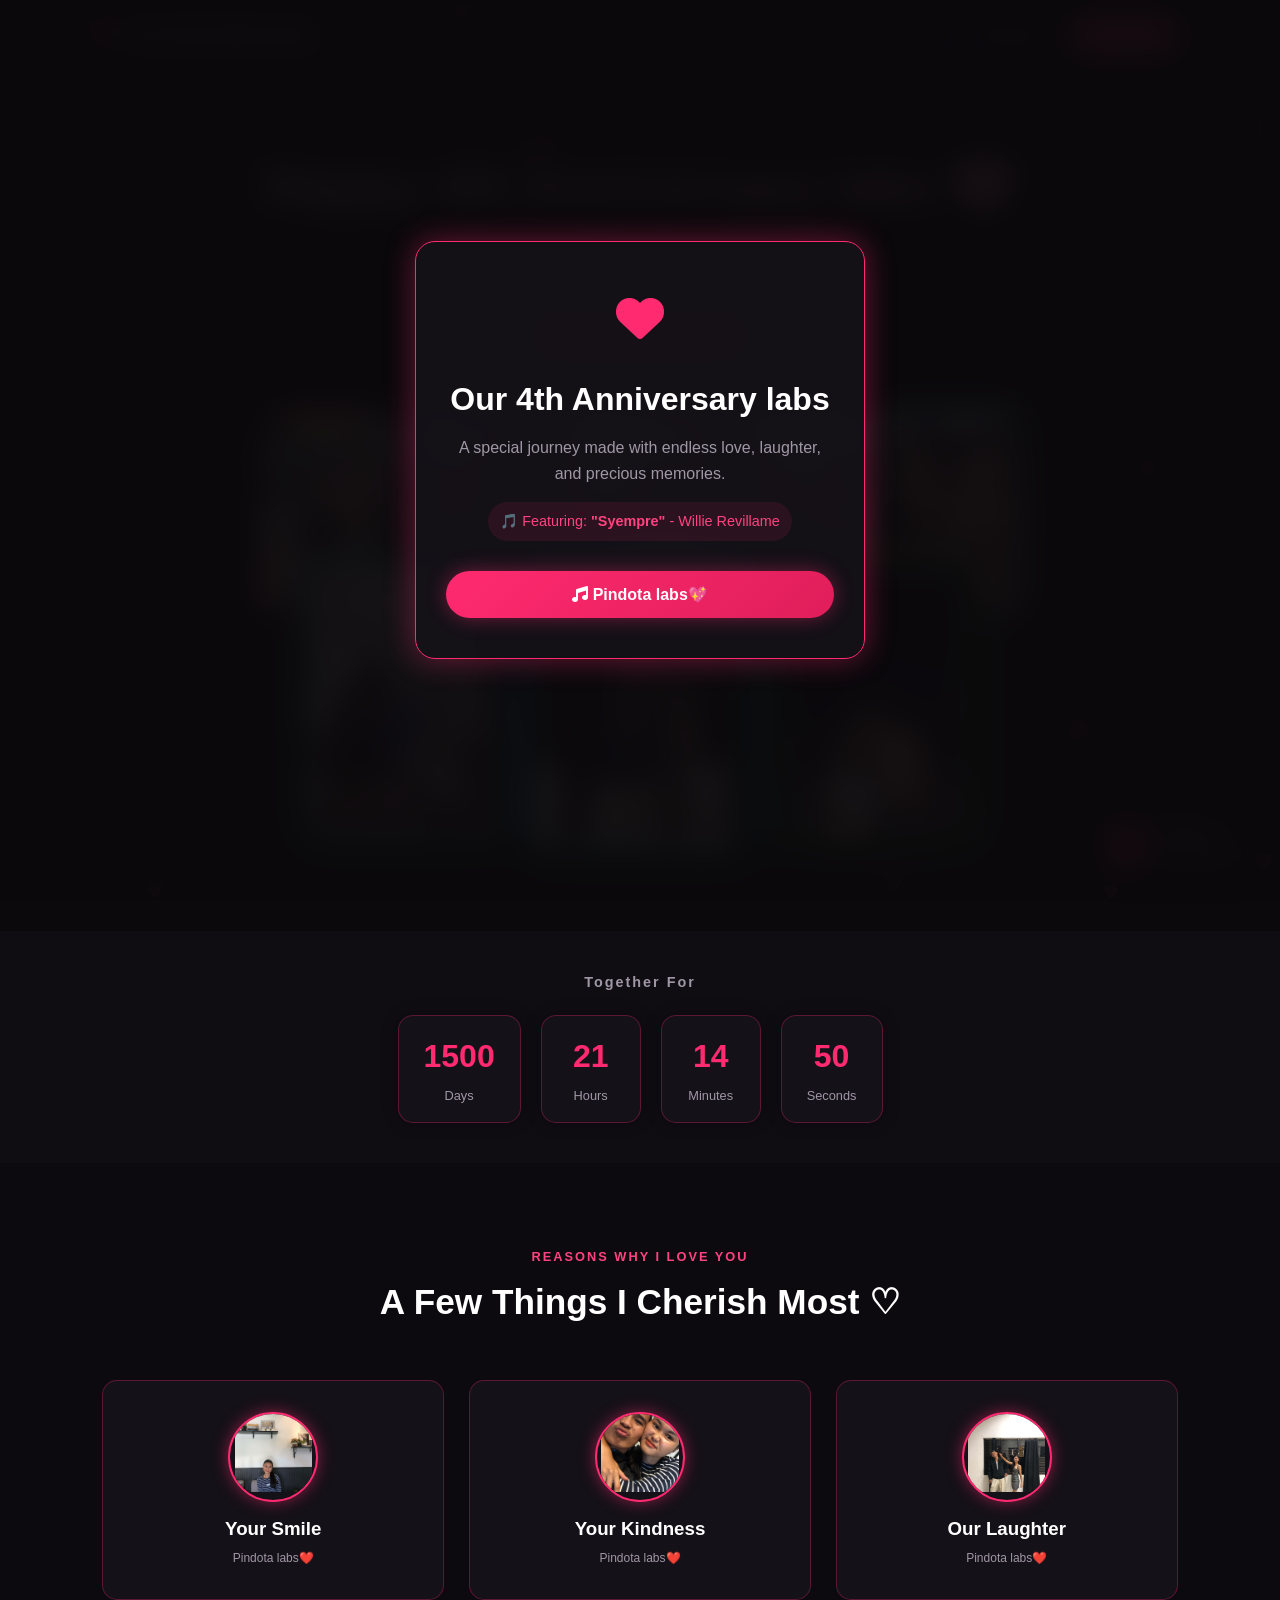
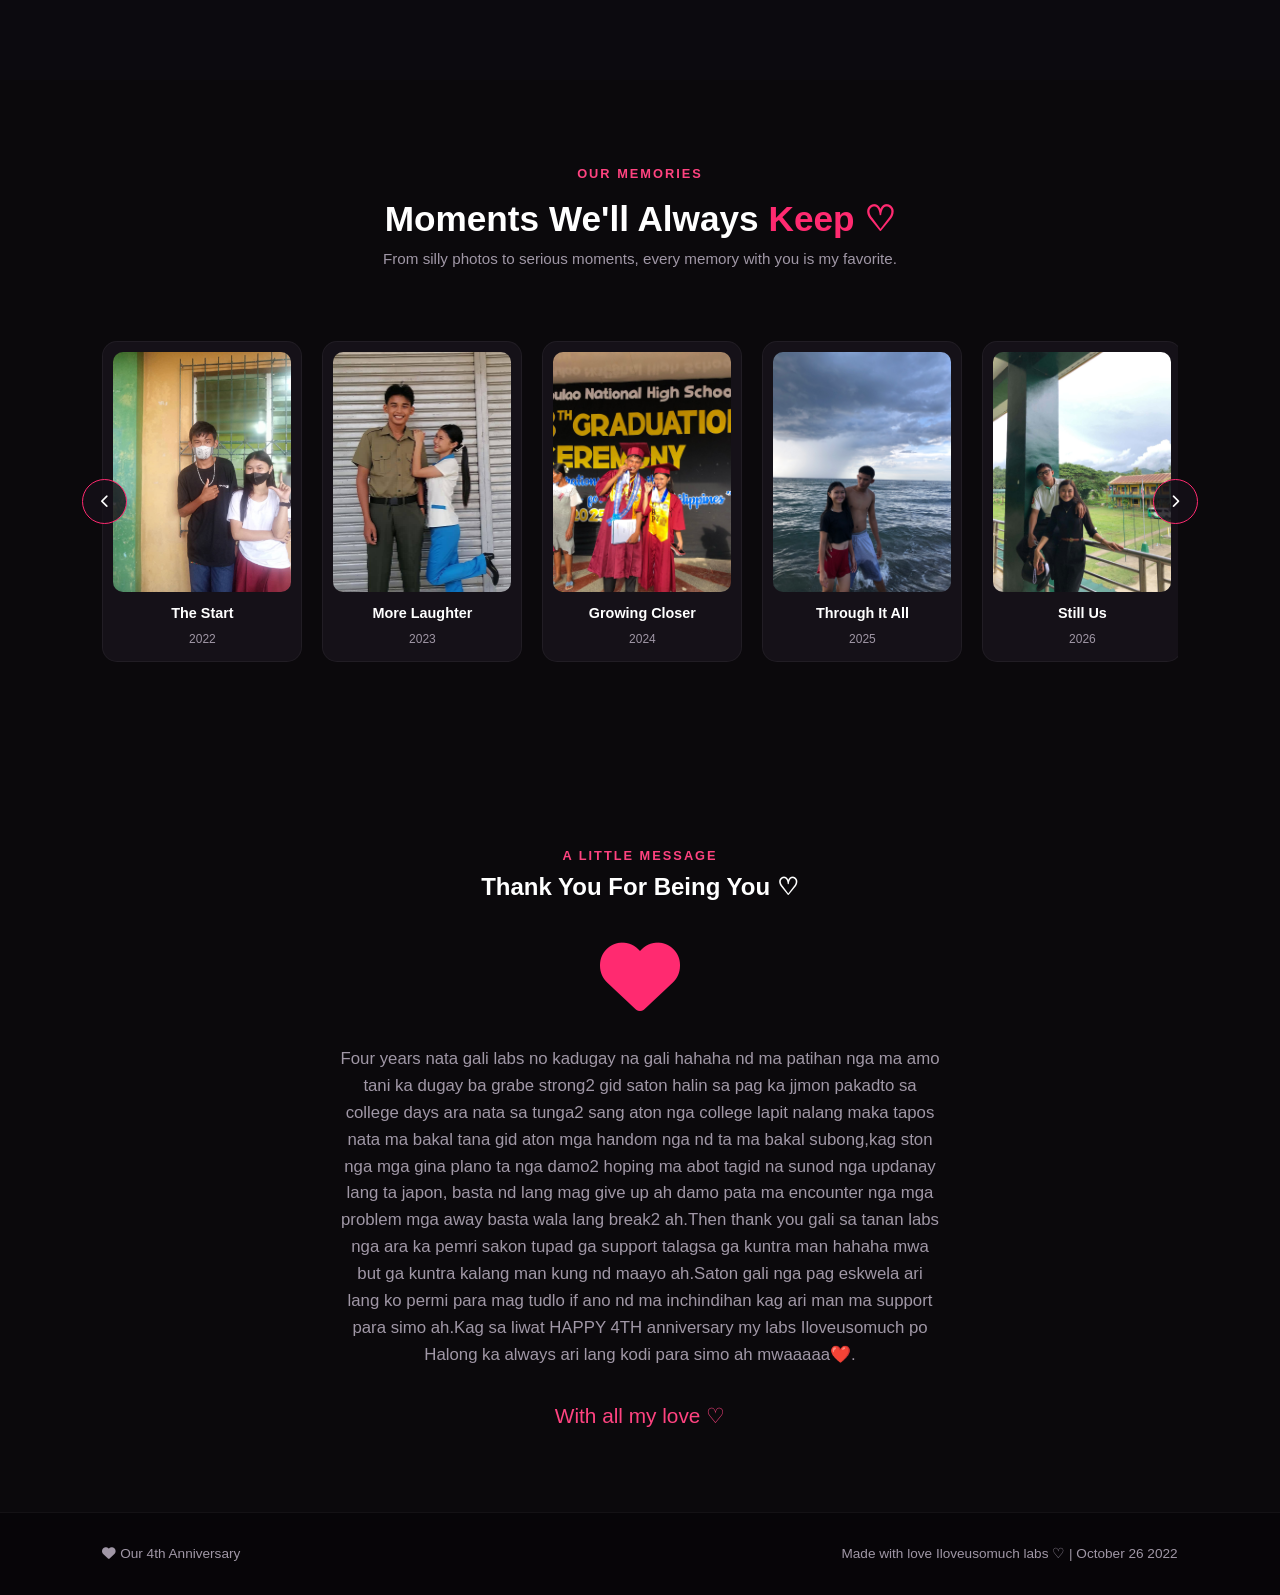
<file: index.html>
<!DOCTYPE html>
<html lang="en">
<head>
  <meta charset="UTF-8">
  <meta name="viewport" content="width=device-width, initial-scale=1.0">
  <title>Happy Anniversary Labs ❤️</title>

  <link rel="stylesheet" href="https://cdnjs.cloudflare.com/ajax/libs/font-awesome/6.4.0/css/all.min.css">
  
  <link rel="stylesheet" href="styles.css">
</head>
<body>

  <!-- Floating Heart Particles Background Canvas -->
  <canvas id="heartCanvas"></canvas>

  <!-- Enter Site Overlay Modal (Bypasses Browser Audio Autoplay Restrictions) -->
  <div id="enterModal" class="enter-modal">
    <div class="enter-content">
      <div class="modal-heart-icon"><i class="fa-solid fa-heart"></i></div>
      <h2>Our 4th Anniversary labs</h2>
      <p>A special journey made with endless love, laughter, and precious memories.</p>
      <p class="song-notice">🎵 Featuring: <strong>"Syempre"</strong> - Willie Revillame</p>
      <button id="enterBtn" class="enter-btn">
        <i class="fa-solid fa-music"></i> Pindota labs💖
      </button>
    </div>
  </div>

  <!-- Audio Player Elements -->
  <audio id="bg-music" loop preload="auto">
    <source src="https://ia801503.us.archive.org/15/items/syempre-willie-revillame/Syempre%20-%20Willie%20Revillame.mp3" type="audio/mp3">
    <source src="music.mp3" type="audio/mp3">
  </audio>

  <!-- Floating Audio Widget Controls -->
  <div class="music-widget">
    <button id="musicToggle" class="music-btn" aria-label="Toggle Audio Playback">
      <i id="musicIcon" class="fa-solid fa-disc-doc spin-disc"></i>
    </button>
    <div class="music-info">
      <span class="music-title">Syempre</span>
      <span class="music-artist">Willie Revillame</span>
    </div>
  </div>

  <!-- Navigation Bar -->
  <nav class="navbar">
    <div class="nav-brand">
      <i class="fa-solid fa-heart nav-heart"></i> Our 4th Anniversary
    </div>
    <ul class="nav-links">
      <li><a href="#home">Home</a></li>
      <li><a href="#memories">Memories</a></li>
      <li><a href="#message" class="forever-btn"><i class="fa-regular fa-heart"></i> Forever</a></li>
    </ul>
  </nav>

  <!-- Main Hero Section -->
  <section id="home" class="hero-section">
    <div class="hero-header">
      <span class="tagline">A SPECIAL DAY FOR US</span>
      <h1 class="hero-title">Happy 4th Anniversary labs ❤️</h1>
      <p class="hero-quote">
        "Four years of memories, laughter, and love. Here's to many more years together."
      </p>
      <div class="hero-action">
        <a href="#memories" class="primary-btn">View Our Memories <i class="fa-solid fa-arrow-right"></i></a>
      </div>
    </div>

    <!-- 2-Tier Floating & Rotating Neon Card Display -->
    <div class="hero-cards-wrapper">
      
      <!-- Top Row: 5 Angled Floating Cards with Dynamic Colors -->
      <div class="card-row top-row">
        
        <div class="hero-card card-pink float-1" onclick="openLightbox(src='v.jpg', 'Sweet Memories')">
          <img src="v.jpg" alt="Memory Photo 1">
        </div>

        <div class="hero-card card-purple float-2" onclick="openLightbox(src='b.jpg', 'Random moments')">
          <img src="b.jpg" alt="Memory Photo 2">
        </div>

        <div class="hero-card card-yellow float-3" onclick="openLightbox(src='k.JPG', 'Cherished Times')">
          <img src="k.JPG" alt="Memory Photo 3">
        </div>

        <div class="hero-card card-green float-4" onclick="openLightbox(src='kis.jpg', 'Sweet Smile')">
          <img src="kis.jpg" alt="Memory Photo 4">
        </div>

        <div class="hero-card card-cyan float-5" onclick="openLightbox(src='o.jpg', 'Date2')">
          <img src="o.jpg" alt="Memory Photo 5">
        </div>

      </div>

      <!-- Bottom Row: 3 Larger Overlapping Front Cards -->
      <div class="card-row bottom-row">
        
        <div class="hero-card card-front-cyan float-front-1" onclick="openLightbox(src='s.jpg', 'Fun Times')">
          <img src="s.jpg" alt="Front Photo Left">
        </div>

        <div class="hero-card card-front-main float-front-main" onclick="openLightbox(src='n.jpg', 'Us Together ❤️')">
          <img src="n.jpg" alt="Front Photo Center">
        </div>

        <div class="hero-card card-front-green float-front-2" onclick="openLightbox(src='swim.jpg', 'Forever With You')">
          <img src="swim.jpg" alt="Front Photo Right">
        </div>

      </div>

    </div>
  </section>

  <!-- Live Relationship Counter -->
  <section class="counter-section">
    <div class="counter-container">
      <h3>Together For</h3>
      <div class="timer-grid">
        <div class="timer-box"><span id="days">1461</span><label>Days</label></div>
        <div class="timer-box"><span id="hours">00</span><label>Hours</label></div>
        <div class="timer-box"><span id="minutes">00</span><label>Minutes</label></div>
        <div class="timer-box"><span id="seconds">00</span><label>Seconds</label></div>
      </div>
    </div>
  </section>

 

  <!-- Interactive Flip Cards Section -->
 <section class="section-container reasons-section">
  <div class="section-header">
    <span class="sub-heading">REASONS WHY I LOVE YOU</span>
    <h2>A Few Things I Cherish Most ♡</h2>
  </div>

  <div class="flip-grid">
    
    <!-- Card 1: Your Smile -->
    <div class="flip-card">
      <div class="flip-inner">
        <div class="flip-front">
          <div class="card-img-thumb">
            <img src="smile.jpeg" alt="Your Smile">
          </div>
          <h3>Your Smile</h3>
          <p class="card-subtext">Pindota labs❤️</p>
        </div>
        <div class="flip-back">
          <p>"ang imo gid mga kadlaw kag smile permi ko ma miss simo kag imo mga lips nga kanami permi halok halokan mwaaa HAHAHAA.."</p>
        </div>
      </div>
    </div>

    <!-- Card 2: Your Kindness -->
    <div class="flip-card">
      <div class="flip-inner">
        <div class="flip-front">
          <div class="card-img-thumb">
            <img src="l.jpg" alt="Your Kindness">
          </div>
          <h3>Your Kindness</h3>
          <p class="card-subtext">Pindota labs❤️</p>
        </div>
        <div class="flip-back">
          <p>"ang imo kabuot permi sakon biskan talagsa or permi ka maldito saakon sensya lang ah mwaaaaa❤️."</p>
        </div>
      </div>
    </div>

    <!-- Card 3: Our Laughter -->
    <div class="flip-card">
      <div class="flip-inner">
        <div class="flip-front">
          <div class="card-img-thumb">
            <img src="laugh.jpg" alt="Our Laughter">
          </div>
          <h3>Our Laughter</h3>
          <p class="card-subtext">Pindota labs❤️</p>
        </div>
        <div class="flip-back">
          <p>"Aton nga mga kadlaw pag updanay ta labi na pag kita lang duwa hahah kag kung may gina libak aton nga mga moments nga updanay ta HAHAHA"</p>
        </div>
      </div>
    </div>

  </div>
</section>
 

  <!-- Memories Gallery Slider Section -->
  <section id="memories" class="section-container">
    <div class="section-header">
      <span class="sub-heading">OUR MEMORIES</span>
      <h2>Moments We'll Always <span class="highlight">Keep ♡</span></h2>
      <p>From silly photos to serious moments, every memory with you is my favorite.</p>
    </div>

    <div class="gallery-wrapper">
      <button class="slider-btn left-btn" id="prevBtn"><i class="fa-solid fa-chevron-left"></i></button>
      
      <div class="gallery-track" id="galleryTrack">
        
        <div class="gallery-item" onclick="openLightbox('2022.jpg', 'The Start (2021)')">
          <div class="image-box"><img src="2022.jpg" alt="2022"></div>
          <span class="item-title">The Start</span>
          <span class="item-year">2022</span>
        </div>

        <div class="gallery-item" onclick="openLightbox('2023.JPG', 'More Laughter (2023)')">
          <div class="image-box"><img src="2023.JPG" alt="2023"></div>
          <span class="item-title">More Laughter</span>
          <span class="item-year">2023</span>
        </div>

        <div class="gallery-item" onclick="openLightbox('grad.jpeg', 'Growing Closer (2024)')">
          <div class="image-box"><img src="grad.jpeg" alt="2024"></div>
          <span class="item-title">Growing Closer</span>
          <span class="item-year">2024</span>
        </div>

        <div class="gallery-item" onclick="openLightbox('2025.JPG', 'Through It All (2025)')">
          <div class="image-box"><img src="2025.JPG" alt="2025"></div>
          <span class="item-title">Through It All</span>
          <span class="item-year">2025</span>
        </div>

        <div class="gallery-item" onclick="openLightbox('school (1).jpg', 'Still Us (2026)')">
          <div class="image-box"><img src="school (1).jpg" alt="2026"></div>
          <span class="item-title">Still Us</span>
          <span class="item-year">2026</span>
        </div>

      </div>

      <button class="slider-btn right-btn" id="nextBtn"><i class="fa-solid fa-chevron-right"></i></button>
    </div>
  </section>

  <!-- Message Section -->
  <section id="message" class="message-section">
    <div class="message-container">
      <span class="sub-heading">A LITTLE MESSAGE</span>
      <h2>Thank You For Being You ♡</h2>
      
      <div class="big-heart-container">
        <i class="fa-solid fa-heart big-heart"></i>
      </div>

      <p class="message-text">
        Four years nata gali labs no kadugay na gali hahaha nd ma patihan nga ma amo tani ka dugay ba grabe strong2 gid saton 
        halin sa pag ka jjmon pakadto sa college days ara nata sa tunga2 sang aton nga college
        lapit nalang maka tapos nata ma bakal tana gid aton mga handom nga nd ta ma bakal subong,kag ston nga mga gina plano ta nga damo2 hoping ma abot tagid na sunod nga updanay lang ta japon,
        basta nd lang mag give up ah damo pata ma encounter nga mga problem mga away basta wala lang break2 ah.Then thank you gali sa tanan labs nga ara ka pemri sakon tupad
        ga support talagsa ga kuntra man hahaha mwa but ga kuntra kalang man kung nd maayo ah.Saton  gali nga pag eskwela ari lang ko permi para mag tudlo if ano nd ma inchindihan
        kag ari man ma support para simo ah.Kag sa liwat HAPPY 4TH anniversary my labs Iloveusomuch po Halong ka always ari lang kodi para simo ah mwaaaaa❤️.
      </p>

      <div class="signature">
        With all my love ♡
      </div>
    </div>
  </section>

  <!-- Footer -->
  <footer class="footer">
    <div class="footer-left">
      <i class="fa-solid fa-heart"></i> Our 4th Anniversary
    </div>
    <div class="footer-center">
      Made with love Iloveusomuch labs ♡ | October 26 2022

    </div>
   
  </footer>

  <!-- Photo Lightbox Modal -->
  <div id="lightbox" class="lightbox" onclick="closeLightbox()">
    <span class="close-lightbox">&times;</span>
    <img id="lightboxImg" class="lightbox-content" alt="Enlarged Photo">
    <div id="lightboxCaption" class="lightbox-caption"></div>
  </div>

  <!-- JavaScript File -->
  <script src="./script.js"></script>

</body>
</html>
</file>
<file: styles.css>
/* Reset & Base Styles */
* {
  margin: 0;
  padding: 0;
  box-sizing: border-box;
}

:root {
  --bg-color: #0b090c;
  --card-bg: #151118;
  --text-main: #ffffff;
  --text-muted: #a097a6;
  --accent-pink: #ff2a70;
  --accent-rose: #ff4380;
  --glow-pink: rgba(255, 42, 112, 0.4);
  --neon-cyan: #00f0ff;
  --neon-yellow: #ffee00;
  --neon-green: #39ff14;
  --neon-purple: #b026ff;
  --font-family: 'Segoe UI', -apple-system, BlinkMacSystemFont, Roboto, sans-serif;
}

body {
  background-color: var(--bg-color);
  color: var(--text-main);
  font-family: var(--font-family);
  overflow-x: hidden;
  line-height: 1.6;
}

/* Floating Particle Canvas */
#heartCanvas {
  position: fixed;
  top: 0;
  left: 0;
  width: 100vw;
  height: 100vh;
  pointer-events: none;
  z-index: 1;
}

/* Enter Site Overlay Modal */
.enter-modal {
  position: fixed;
  inset: 0;
  background: rgba(11, 9, 12, 0.95);
  backdrop-filter: blur(15px);
  z-index: 9999;
  display: flex;
  justify-content: center;
  align-items: center;
  text-align: center;
  padding: 20px;
}

.enter-content {
  background: rgba(21, 17, 24, 0.9);
  border: 1px solid var(--accent-pink);
  padding: 40px 30px;
  border-radius: 20px;
  box-shadow: 0 0 30px var(--glow-pink);
  max-width: 450px;
  width: 100%;
}

.modal-heart-icon {
  font-size: 3rem;
  color: var(--accent-pink);
  margin-bottom: 15px;
  animation: pulse 1.5s infinite;
}

.enter-content h2 {
  font-size: 2rem;
  margin-bottom: 10px;
}

.enter-content p {
  color: var(--text-muted);
  margin-bottom: 15px;
}

.song-notice {
  font-size: 0.9rem;
  color: var(--accent-rose) !important;
  background: rgba(255, 42, 112, 0.1);
  padding: 8px 12px;
  border-radius: 20px;
  display: inline-block;
}

.enter-btn {
  background: linear-gradient(135deg, var(--accent-pink), #e01e5a);
  color: white;
  border: none;
  padding: 14px 28px;
  border-radius: 30px;
  font-weight: bold;
  font-size: 1rem;
  cursor: pointer;
  box-shadow: 0 0 20px var(--glow-pink);
  transition: transform 0.3s;
  width: 100%;
  margin-top: 15px;
}

.enter-btn:hover {
  transform: scale(1.05);
}

/* Floating Music Control Widget */
.music-widget {
  position: fixed;
  bottom: 25px;
  right: 25px;
  z-index: 1000;
  background: rgba(21, 17, 24, 0.85);
  border: 1px solid rgba(255, 42, 112, 0.3);
  backdrop-filter: blur(10px);
  padding: 8px 16px 8px 8px;
  border-radius: 40px;
  display: flex;
  align-items: center;
  gap: 12px;
  box-shadow: 0 5px 20px rgba(0, 0, 0, 0.5);
}

.music-btn {
  background: var(--accent-pink);
  color: white;
  border: none;
  width: 40px;
  height: 40px;
  border-radius: 50%;
  cursor: pointer;
  display: flex;
  align-items: center;
  justify-content: center;
  font-size: 1.1rem;
}

.spin-disc {
  animation: spin 3s linear infinite;
}

.music-info {
  display: flex;
  flex-direction: column;
}

.music-title {
  font-weight: bold;
  font-size: 0.85rem;
}

.music-artist {
  font-size: 0.7rem;
  color: var(--text-muted);
}

/* Navigation Bar */
.navbar {
  display: flex;
  justify-content: space-between;
  align-items: center;
  padding: 20px 8%;
  position: relative;
  z-index: 10;
}

.nav-brand {
  font-weight: bold;
  font-size: 1.2rem;
  display: flex;
  align-items: center;
  gap: 8px;
  color: var(--text-main);
}

.nav-heart {
  color: var(--accent-pink);
}

.nav-links {
  display: flex;
  list-style: none;
  gap: 25px;
  align-items: center;
}

.nav-links a {
  color: var(--text-muted);
  text-decoration: none;
  font-size: 0.95rem;
  transition: color 0.3s;
}

.nav-links a:hover {
  color: var(--text-main);
}

.forever-btn {
  background: var(--accent-pink);
  color: white !important;
  padding: 8px 18px;
  border-radius: 20px;
}

/* Hero Section & Glowing Cards Layout */
.hero-section {
  padding: 40px 5% 80px;
  text-align: center;
  position: relative;
  z-index: 2;
}

.tagline {
  font-size: 0.75rem;
  letter-spacing: 2px;
  color: var(--accent-rose);
  font-weight: 600;
}

.hero-title {
  font-size: 3.2rem;
  font-weight: 800;
  margin: 10px 0;
  background: linear-gradient(135deg, #ffffff, #ff7ba0);
  -webkit-background-clip: text;
  -webkit-text-fill-color: transparent;
}

.hero-quote {
  color: var(--text-muted);
  font-style: italic;
  max-width: 500px;
  margin: 0 auto 25px;
  font-size: 0.95rem;
}

.primary-btn {
  display: inline-flex;
  align-items: center;
  gap: 8px;
  background: var(--accent-pink);
  color: white;
  text-decoration: none;
  padding: 12px 26px;
  border-radius: 25px;
  font-weight: bold;
  box-shadow: 0 0 15px var(--glow-pink);
}

/* 2-Tier Floating Neon Photo Cards */
.hero-cards-wrapper {
  margin-top: 50px;
  position: relative;
  max-width: 1000px;
  margin-left: auto;
  margin-right: auto;
}

.card-row {
  display: flex;
  justify-content: center;
  align-items: center;
}

.top-row {
  gap: 15px;
  z-index: 2;
  position: relative;
}

.bottom-row {
  gap: 25px;
  margin-top: -60px;
  z-index: 3;
  position: relative;
}

/* Base Neon Card Styling with 3D Float & Rotate */
.hero-card {
  border-radius: 18px;
  overflow: hidden;
  cursor: pointer;
  background: #1a1620;
  transition: transform 0.4s ease, box-shadow 0.4s ease;
  position: relative;
  perspective: 1000px;
}

.hero-card img {
  width: 100%;
  height: 100%;
  object-fit: cover;
  display: block;
}

/* Top Row Cards Sizing & Neon Glow Colors */
.top-row .hero-card {
  width: 140px;
  height: 200px;
}

.card-pink {
  border: 2px solid var(--accent-pink);
  box-shadow: 0 0 15px rgba(255, 42, 112, 0.6);
}

.card-purple {
  border: 2px solid var(--neon-purple);
  box-shadow: 0 0 15px rgba(176, 38, 255, 0.6);
}

.card-yellow {
  border: 2px solid var(--neon-yellow);
  box-shadow: 0 0 15px rgba(255, 238, 0, 0.6);
}

.card-green {
  border: 2px solid var(--neon-green);
  box-shadow: 0 0 15px rgba(57, 255, 20, 0.6);
}

.card-cyan {
  border: 2px solid var(--neon-cyan);
  box-shadow: 0 0 15px rgba(0, 240, 255, 0.6);
}

/* Bottom Row Front Cards Sizing & Colors */
.bottom-row .hero-card {
  width: 200px;
  height: 280px;
}

.card-front-cyan {
  border: 3px solid var(--neon-cyan);
  box-shadow: 0 0 25px rgba(0, 240, 255, 0.7);
}

.card-front-main {
  width: 220px !important;
  height: 300px !important;
  border: 3px solid #00f0ff;
  box-shadow: 0 0 30px rgba(0, 240, 255, 0.9);
}

.card-front-green {
  border: 3px solid var(--neon-green);
  box-shadow: 0 0 25px rgba(57, 255, 20, 0.7);
}

/* Continuous 3D Floating & Rotating Animations */
.float-1 { animation: float1 4s ease-in-out infinite; }
.float-2 { animation: float2 4.5s ease-in-out infinite; }
.float-3 { animation: float3 3.8s ease-in-out infinite; }
.float-4 { animation: float4 4.2s ease-in-out infinite; }
.float-5 { animation: float5 4.8s ease-in-out infinite; }

.float-front-1 { animation: floatFront1 5s ease-in-out infinite; }
.float-front-main { animation: floatFrontMain 4.2s ease-in-out infinite; }
.float-front-2 { animation: floatFront2 4.6s ease-in-out infinite; }

@keyframes float1 {
  0%, 100% { transform: rotate(-12deg) translateY(0px) rotateY(5deg); }
  50% { transform: rotate(-10deg) translateY(-12px) rotateY(-5deg); }
}

@keyframes float2 {
  0%, 100% { transform: rotate(-6deg) translateY(0px) rotateY(-8deg); }
  50% { transform: rotate(-4deg) translateY(-15px) rotateY(8deg); }
}

@keyframes float3 {
  0%, 100% { transform: rotate(0deg) translateY(0px) rotateX(5deg); }
  50% { transform: rotate(2deg) translateY(-10px) rotateX(-5deg); }
}

@keyframes float4 {
  0%, 100% { transform: rotate(6deg) translateY(0px) rotateY(8deg); }
  50% { transform: rotate(8deg) translateY(-14px) rotateY(-8deg); }
}

@keyframes float5 {
  0%, 100% { transform: rotate(12deg) translateY(0px) rotateY(-5deg); }
  50% { transform: rotate(10deg) translateY(-12px) rotateY(5deg); }
}

@keyframes floatFront1 {
  0%, 100% { transform: rotate(-8deg) translateY(0px); }
  50% { transform: rotate(-6deg) translateY(-18px); }
}

@keyframes floatFrontMain {
  0%, 100% { transform: rotate(0deg) translateY(0px) scale(1); }
  50% { transform: rotate(1deg) translateY(-15px) scale(1.02); }
}

@keyframes floatFront2 {
  0%, 100% { transform: rotate(8deg) translateY(0px); }
  50% { transform: rotate(6deg) translateY(-18px); }
}

/* Card Hover Effects */
.hero-card:hover {
  animation-play-state: paused;
  transform: translateY(-20px) scale(1.1) rotate(0deg) !important;
  z-index: 10;
}

/* Live Relationship Counter Section */
.counter-section {
  padding: 40px 5%;
  background: rgba(21, 17, 24, 0.6);
  border-y: 1px solid rgba(255, 42, 112, 0.2);
  text-align: center;
  position: relative;
  z-index: 2;
}

.counter-container h3 {
  color: var(--text-muted);
  margin-bottom: 20px;
  letter-spacing: 2px;
  font-size: 0.9rem;
}

.timer-grid {
  display: flex;
  justify-content: center;
  gap: 20px;
  flex-wrap: wrap;
}

.timer-box {
  background: var(--card-bg);
  border: 1px solid rgba(255, 42, 112, 0.3);
  padding: 15px 25px;
  border-radius: 15px;
  min-width: 100px;
  box-shadow: 0 0 15px rgba(0, 0, 0, 0.4);
}

.timer-box span {
  font-size: 2rem;
  font-weight: bold;
  color: var(--accent-pink);
  display: block;
}

.timer-box label {
  font-size: 0.8rem;
  color: var(--text-muted);
}

/* Common Section Layout */
.section-container {
  padding: 80px 8%;
  position: relative;
  z-index: 2;
}

.sub-heading {
  color: var(--accent-rose);
  font-size: 0.8rem;
  letter-spacing: 2px;
  font-weight: 600;
}

.highlight {
  color: var(--accent-pink);
}

.section-header {
  text-align: center;
  margin-bottom: 50px;
}

.section-header h2 {
  font-size: 2.2rem;
  margin-top: 5px;
}

.section-header p {
  color: var(--text-muted);
  font-size: 0.95rem;
}

/* Our Story Grid Layout */
.story-grid {
  display: grid;
  grid-template-columns: 1fr 1fr;
  gap: 50px;
  align-items: center;
}

.polaroid-wrapper {
  position: relative;
  height: 380px;
}

.polaroid {
  position: absolute;
  background: white;
  padding: 12px 12px 40px;
  border-radius: 8px;
  box-shadow: 0 10px 25px rgba(0, 0, 0, 0.5);
  width: 240px;
}

.polaroid img {
  width: 100%;
  height: 220px;
  object-fit: cover;
  border-radius: 4px;
}

.p1 {
  transform: rotate(-8deg);
  top: 20px;
  left: 20px;
  z-index: 1;
}

.p2 {
  transform: rotate(6deg);
  top: 60px;
  left: 140px;
  z-index: 2;
}

.stats-grid {
  display: grid;
  grid-template-columns: repeat(4, 1fr);
  gap: 15px;
  margin-top: 30px;
}

.stat-card {
  background: var(--card-bg);
  border: 1px solid rgba(255, 42, 112, 0.2);
  padding: 15px;
  border-radius: 12px;
  text-align: center;
}

.stat-icon {
  color: var(--accent-pink);
  font-size: 1.2rem;
  margin-bottom: 5px;
}

.stat-num {
  display: block;
  font-weight: bold;
  font-size: 1.1rem;
}

.stat-label {
  font-size: 0.75rem;
  color: var(--text-muted);
}

/* Interactive Flip Cards */
.reasons-section {
  background: rgba(15, 12, 18, 0.5);
}

.flip-grid {
  display: grid;
  grid-template-columns: repeat(auto-fit, minmax(260px, 1fr));
  gap: 25px;
}

.flip-card {
  background-color: transparent;
  height: 220px;
  perspective: 1000px;
}

.flip-inner {
  position: relative;
  width: 100%;
  height: 100%;
  text-align: center;
  transition: transform 0.8s;
  transform-style: preserve-3d;
}

.flip-card:hover .flip-inner {
  transform: rotateY(180deg);
}

.flip-front, .flip-back {
  position: absolute;
  width: 100%;
  height: 100%;
  backface-visibility: hidden;
  border-radius: 15px;
  padding: 25px;
  display: flex;
  flex-direction: column;
  justify-content: center;
  align-items: center;
  border: 1px solid rgba(255, 42, 112, 0.3);
}

.flip-front {
  background: var(--card-bg);
}

.flip-front i {
  font-size: 2.5rem;
  color: var(--accent-pink);
  margin-bottom: 15px;
}

.flip-front p {
  font-size: 0.75rem;
  color: var(--text-muted);
  margin-top: 5px;
}

.flip-back {
  background: linear-gradient(135deg, #221728, #120e17);
  transform: rotateY(180deg);
  border-color: var(--accent-pink);
}

.flip-back p {
  font-style: italic;
  font-size: 0.95rem;
}

/* Memories Gallery Slider */
.gallery-wrapper {
  position: relative;
  display: flex;
  align-items: center;
}

.gallery-track {
  display: flex;
  gap: 20px;
  overflow-x: auto;
  scroll-behavior: smooth;
  padding: 20px 0;
  scrollbar-width: none;
}

.gallery-track::-webkit-scrollbar {
  display: none;
}

.gallery-item {
  min-width: 200px;
  background: var(--card-bg);
  border-radius: 15px;
  padding: 10px;
  text-align: center;
  cursor: pointer;
  border: 1px solid rgba(255, 255, 255, 0.05);
  transition: transform 0.3s;
}

.gallery-item:hover {
  transform: translateY(-8px);
  border-color: var(--accent-pink);
}

.image-box {
  height: 240px;
  border-radius: 10px;
  overflow: hidden;
  margin-bottom: 10px;
}

.image-box img {
  width: 100%;
  height: 100%;
  object-fit: cover;
}

.item-title {
  display: block;
  font-size: 0.9rem;
  font-weight: 600;
}

.item-year {
  font-size: 0.75rem;
  color: var(--text-muted);
}

.slider-btn {
  background: rgba(21, 17, 24, 0.8);
  color: white;
  border: 1px solid var(--accent-pink);
  width: 45px;
  height: 45px;
  border-radius: 50%;
  cursor: pointer;
  position: absolute;
  z-index: 5;
}

.left-btn { left: -20px; }
.right-btn { right: -20px; }

/* Message Section */
.message-section {
  padding: 80px 8%;
  text-align: center;
  position: relative;
  z-index: 2;
}

.big-heart-container {
  margin: 30px 0;
}

.big-heart {
  font-size: 5rem;
  color: var(--accent-pink);
  animation: pulse 1.5s infinite;
}

.message-text {
  max-width: 600px;
  margin: 0 auto;
  color: var(--text-muted);
  font-size: 1.05rem;
}

.signature {
  margin-top: 30px;
  font-size: 1.3rem;
  font-family: 'Brush Script MT', cursive, sans-serif;
  color: var(--accent-rose);
}

/* Footer */
.footer {
  padding: 30px 8%;
  background: #070508;
  display: flex;
  justify-content: space-between;
  align-items: center;
  border-top: 1px solid rgba(255, 255, 255, 0.05);
  color: var(--text-muted);
  font-size: 0.85rem;
  position: relative;
  z-index: 2;
}

.footer-right {
  display: flex;
  gap: 15px;
}

/* Photo Lightbox Modal */
.lightbox {
  display: none;
  position: fixed;
  inset: 0;
  background: rgba(0, 0, 0, 0.9);
  z-index: 10000;
  justify-content: center;
  align-items: center;
  flex-direction: column;
}

.lightbox-content {
  max-width: 85%;
  max-height: 80vh;
  border-radius: 10px;
  box-shadow: 0 0 30px rgba(255, 42, 112, 0.5);
}

.lightbox-caption {
  color: white;
  margin-top: 15px;
  font-size: 1.1rem;
}

.close-lightbox {
  position: absolute;
  top: 25px;
  right: 35px;
  color: white;
  font-size: 2.5rem;
  cursor: pointer;
}

/* Keyframe Animations */
@keyframes pulse {
  0% { transform: scale(1); }
  50% { transform: scale(1.15); }
  100% { transform: scale(1); }
}

@keyframes spin {
  from { transform: rotate(0deg); }
  to { transform: rotate(360deg); }
}

/* Responsive Mobile Styles */
@media (max-width: 768px) {
  .hero-title { font-size: 2.2rem; }
  .story-grid { grid-template-columns: 1fr; }
  .top-row .hero-card { width: 65px; height: 100px; }
  .bottom-row .hero-card { width: 100px; height: 140px; }
  .card-front-main { width: 110px !important; height: 150px !important; }
  .stats-grid { grid-template-columns: repeat(2, 1fr); }
  .footer { flex-direction: column; gap: 15px; text-align: center; }
  .nav-links { display: none; }
}
/* Circular Image Frame for Flip Cards */
.card-img-thumb {
  width: 90px;
  height: 90px;
  border-radius: 50%;
  overflow: hidden;
  margin-bottom: 12px;
  border: 2px solid var(--accent-pink);
  box-shadow: 0 0 15px rgba(255, 42, 112, 0.5);
}

.card-img-thumb img {
  width: 90%;
  height: 90%;
  object-fit: cover;
}

.card-subtext {
  font-size: 0.85rem;
  color: var(--text-muted);
  margin-top: 4px;
}
html{
  scroll-behavior: smooth;
}
</file>
